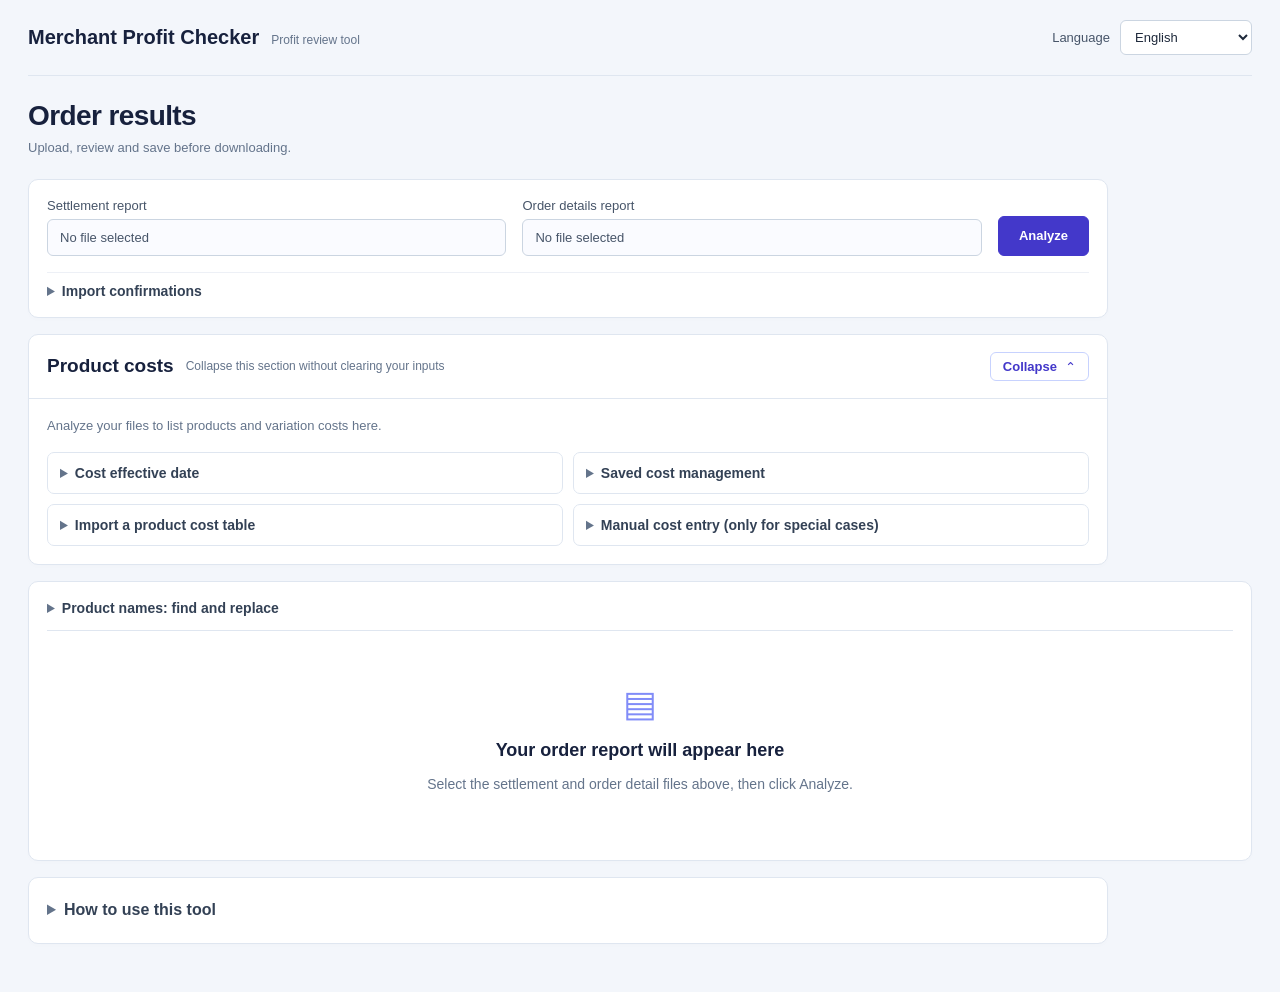
<file: static/index.html>
<!doctype html>
<html lang="en">
<head>
  <meta charset="utf-8">
  <meta name="viewport" content="width=device-width,initial-scale=1">
  <title>Merchant Profit Checker</title>
  <link rel="stylesheet" href="styles.css?v=20261009-1">
</head>
<body>
<main>

  <header class="app-header">
    <div><strong data-i18n="appTitle">Merchant Profit Checker</strong><span class="version" data-i18n="version">Profit review tool</span></div>
    <label class="language-picker"><span data-i18n="language">Language</span><select id="language-select">
      <option value="en">English</option><option value="zh">中文</option><option value="ms">Bahasa Melayu</option>
    </select></label>
  </header>

  <div class="page-heading"><div><h1 data-i18n="orderResults">Order results</h1><p class="sub" data-i18n="workspaceHint">Upload, review and save before downloading.</p></div><div class="download-actions"><a id="download" class="download-primary" hidden href="/api/download/latest" data-i18n="downloadExcel">Download Excel report</a><a id="download-csv" class="download-secondary" hidden href="/api/download/csv" data-i18n="downloadCsv">Download current order results (CSV)</a></div></div>




  <section class="upload-panel" aria-label="Import">
    <h2 class="visually-hidden" data-i18n="step1Title">Review your profit</h2>
    <form id="analyse">
      <input type="hidden" name="platform" value="auto">
      <label class="file-picker"><span data-i18n="incomeLabel">Settlement report</span><input name="income" type="file" accept=".xlsx,.csv,.tsv" required><span class="file-name" data-empty-file="fileNone">No file selected</span></label>
      <label class="file-picker"><span data-i18n="ordersLabel">Order details report</span><input name="orders" type="file" accept=".xlsx,.csv,.tsv" required><span class="file-name" data-empty-file="fileNone">No file selected</span></label>
      <button data-i18n="analyseButton">Analyze</button>
      <details class="import-confirmation">
        <summary><span data-i18n="importConfirm">导入确认 / Import confirmations</span></summary>
        <p><span data-i18n="importHint">只有文件缺少资料或含调整表时才需填写。不确定就保留未确认，系统会停止并说明原因。</span></p>
        <label><span data-i18n="missingCurrency">文件未注明币种时 / Currency if missing</span>
          <select name="currency"><option value="" data-i18n="unconfirmed">未确认 / Not confirmed</option><option>MYR</option><option>USD</option><option>SGD</option><option>GBP</option><option>EUR</option></select>
        </label>
        <label><span data-i18n="adjustmentSheet">Adjustment 调整表的金额 / Adjustment sheet</span>
          <select name="adjustments"><option value="" data-i18n="unconfirmed">未确认 / Not confirmed</option><option value="included" data-i18n="alreadyIncluded">已包含在主表净到账 / Already included</option><option value="additional" data-i18n="addSeparately">主表未包含，额外计入 / Add separately</option></select>
        </label>
        <label><input type="checkbox" name="item_is_unit" value="yes"><span data-i18n="itemIsUnit">确认：没有数量栏时，每个不同 Order Item ID 代表一件商品 / Each item ID represents one unit</span></label>
      </details>
    </form>
  </section>
  <div id="summary" aria-live="polite"></div>

  <details id="product-cost-panel" class="panel disclosure-panel" open>
    <summary class="panel-summary"><span class="panel-title" data-i18n="missingHeading">Product costs</span><span class="panel-description" data-i18n="costPanelHint">Maintain variation costs here.</span><span class="disclosure-action"><span class="when-open" data-i18n="collapsePanel">Collapse</span><span class="when-closed" data-i18n="expandPanel">Expand</span><span class="disclosure-chevron" aria-hidden="true">⌄</span></span></summary>
    <div class="panel-content">
      <div id="missing"><p class="empty-hint" data-i18n="costEmpty">Analyze your files to list products here.</p></div>
      <div class="cost-tools">    <details class="cost-tool"><summary data-i18n="effectiveDateTitle">Cost effective date</summary><div class="warning"><b data-i18n="effectiveDateTitle">Cost effective date</b><br><span data-i18n="effectiveDateHint">New costs entered today will use this date:</span> <input id="global-effective-date" value="2026/01/01"> <button id="retime-costs" type="button" data-i18n="retimeButton">Apply this date to saved costs</button><br><small data-i18n="effectiveDateNote">If the same product had different costs before, do not change all dates at once.</small></div></details>
    <details class="cost-tool"><summary data-i18n="savedCostsSummary">Saved cost management</summary><small data-i18n="savedCostsHint">Search products and update all variations or one variation. Your report and downloads refresh after saving.</small><br><button id="open-cost-manager" type="button" data-i18n="openCostsButton">Open saved costs</button><div id="cost-manager" hidden></div></details>
    <details class="cost-tool"><summary data-i18n="costTableSummary">Import a product cost table</summary><small data-i18n="costTableHint">Use columns such as Platform, SKU, Product Name, Unit Cost, Currency and Effective Date. Rows matching the detected platform apply now; other platform rows are retained separately.</small><p><a href="/api/download/cost-template" data-i18n="costTableTemplate">Download cost table template</a></p><form id="cost-table"><label class="file-picker"><span data-i18n="costTableFileLabel">Product cost table</span><input name="cost_table" type="file" accept=".csv,.tsv,.xlsx" required><span class="file-name" data-empty-file="fileNone">No file selected</span></label><button data-i18n="costTableImportButton">Import cost table</button></form><p id="cost-table-result" class="sub"></p></details>
    <details class="cost-tool"><summary data-i18n="manualCostSummary">Manual cost entry (only for special cases)</summary><form id="cost"><label data-i18n="platformSkuLabel">Platform SKU ID<input name="sku_id" required></label><label data-i18n="unitCostLabel">Unit cost (RM)<input name="amount" type="number" min="0" step="0.01" required></label><label data-i18n="effectiveFromLabel">Effective date<input name="effective_from" placeholder="2026/08/01"></label><label data-i18n="noteLabel">Note<input name="note"></label><button data-i18n="saveCostButton">Save cost</button></form></details></div>
    </div>
  </details>
  <section class="report-panel">
    <details id="name-replace-panel" class="rename-panel">
      <summary data-i18n="renameSummary">Product names: find and replace</summary>
      <small data-i18n="renameHint">This only changes names shown in this tool and downloaded reports. Your original export is not changed.</small>
      <form id="name-replace"><label data-i18n="findText">Find text<input name="find" placeholder="e.g. Women Sandals" data-i18n-placeholder="findPlaceholder" required></label><label data-i18n="replaceText">Replace with<input name="replace" placeholder="e.g. Hikari Sandals" data-i18n-placeholder="replacePlaceholder"></label><button data-i18n="replaceButton">Replace all</button></form>
    </details>
    <div id="orders"><div class="empty-report"><span class="empty-report-icon" aria-hidden="true">▤</span><h2 data-i18n="emptyReportTitle">Your order report will appear here</h2><p data-i18n="emptyReportHint">Select both files above, then analyze.</p></div></div>
  </section>


  <details id="usage-guide" class="panel help-panel">
    <summary data-i18n="howTitle">How to use this tool</summary>
    <ol>
      <li data-i18n="howStep1">Export your settlement report and order-details report from your selling platform.</li>
      <li data-i18n="howStep2">Upload both files in Step 1, then click Analyze.</li>
      <li data-i18n="howStep3">If a product cost is missing, enter its unit cost in Step 2 and save it.</li>
      <li data-i18n="howStep4">Review the totals and any orders marked Needs review, then download the report.</li>
    </ol>
    <p class="sub" data-i18n="howNote">The tool only confirms profit when the order quantity and cost are complete. Missing information is shown clearly for you to check.</p>
  </details>
</main>
<dialog id="audit-dialog"><h3><span data-i18n="auditTitle">收支来源 / Settlement audit</span></h3><pre id="audit-content" style="white-space:pre-wrap;max-height:65vh;overflow:auto"></pre><form method="dialog"><button><span data-i18n="close">关闭 / Close</span></button></form></dialog>
<script src="i18n.js?v=20261009-1"></script>
<script src="app.js?v=20261009-1"></script>
</body>
</html>
</file>
<file: static/styles.css>
:root{font-family:"Segoe UI","Microsoft YaHei",Arial,sans-serif;color:#18243e;background:#f3f6fb;font-synthesis:none;--primary:#4338ca;--border:#dfe6f0;--muted:#64748b}
*{box-sizing:border-box}
[hidden]{display:none!important}
body{margin:0}
main{max-width:1920px;margin:0 auto;padding:0 28px 48px}
h1{margin:0;font-size:28px;letter-spacing:-.6px;color:#17213d}
h2,h3{color:#17213d}
a{color:var(--primary);text-underline-offset:3px}
button,input,select{font:inherit}
button,a,input,select,summary{touch-action:manipulation}
button{background:var(--primary);color:white;border:1px solid var(--primary);border-radius:6px;padding:9px 14px;font-size:13px;font-weight:600;cursor:pointer;line-height:1.35}
button:hover{background:#3730a3}
button:disabled{cursor:not-allowed;opacity:.48}
:focus-visible{outline:3px solid #a5b4fc;outline-offset:2px}
input,select{padding:8px 10px;border:1px solid #cbd5e1;border-radius:6px;background:white;color:#1e293b;min-width:0}
input:focus{outline:2px solid #c7d2fe;border-color:#818cf8}
input[type=checkbox]{accent-color:var(--primary);width:16px;height:16px}
label{display:grid;gap:6px;font-size:13px;min-width:0;color:#475569}
form{display:flex;flex-wrap:wrap;gap:12px;align-items:end}
summary{cursor:pointer;color:#334155;font-weight:600;font-size:14px}
summary::marker{color:#64748b}
.sub,small,.empty-hint{color:var(--muted);line-height:1.6}
.sub{font-size:13px;margin:6px 0 0}
.app-header{display:flex;justify-content:space-between;align-items:center;gap:16px;padding:20px 0;border-bottom:1px solid var(--border);margin-bottom:24px}
.app-header strong{font-size:20px;color:#17213d}
.app-header .version{font-size:12px;color:var(--muted);margin-left:12px}
.language-picker{display:flex;align-items:center;gap:10px;flex-shrink:0}
.language-picker select{max-width:180px}
.page-heading{display:flex;align-items:center;justify-content:space-between;gap:20px;margin-bottom:20px}
.download-actions{display:flex;flex-wrap:wrap;justify-content:flex-end;gap:10px}
.download-actions a{padding:10px 15px;border:1px solid var(--primary);border-radius:6px;text-decoration:none;font-size:13px;font-weight:600;text-align:center}
.download-primary{background:var(--primary);color:white}
.download-secondary{background:white}
.download-actions a:hover{box-shadow:0 0 0 3px #e0e7ff}
section,.panel{background:#fff;border:1px solid var(--border);border-radius:10px;padding:18px;margin-top:16px;box-shadow:0 2px 6px #0f172a03}
.upload-panel{margin:0}
.upload-panel,#summary,#product-cost-panel,.help-panel,.page-heading{max-width:1080px}
#product-cost-panel .panel-content{max-height:520px;overflow:auto}
#analyse{gap:16px}
.file-picker{flex:1 1 260px;position:relative}
.file-picker input[type=file]{position:absolute;width:1px;height:1px;opacity:0}
.file-picker:focus-within .file-name{outline:3px solid #a5b4fc;outline-offset:2px}
.file-name{display:block;white-space:nowrap;overflow:hidden;text-overflow:ellipsis;padding:10px 12px;cursor:pointer;border:1px solid #cbd5e1;border-radius:6px;background:#fafbff;max-width:100%;font-size:13px}
#analyse>button{padding:10px 20px}
.import-confirmation{flex-basis:100%;border-top:1px solid #edf0f6;padding-top:10px}
.import-confirmation>p{font-size:13px;color:var(--muted)}
.import-confirmation label{max-width:760px;margin-top:12px}
.import-confirmation label:has(input[type=checkbox]){display:flex;align-items:flex-start;gap:8px}
.import-confirmation select{width:100%}
#summary:not(:empty){margin:18px 0}
.cards{display:grid;grid-template-columns:repeat(3,minmax(0,1fr));gap:12px}
.cards>b{display:block;background:white;border:1px solid var(--border);border-radius:9px;padding:16px 18px;font-size:18px;line-height:1.55;color:#18243e;font-variant-numeric:tabular-nums}
.cards>b:nth-child(-n+3)::first-line{font-size:13px;color:#475569}
.cards>b:nth-child(3){border-color:#c7d2fe}
.disclosure-panel{padding:0;overflow:clip}
.panel-summary{display:flex;align-items:center;gap:12px;padding:17px 18px;list-style:none}
.panel-summary::-webkit-details-marker{display:none}
.panel-title{font-size:19px;font-weight:700;color:#17213d}
.panel-description{font-size:12px;font-weight:400;color:var(--muted)}
.disclosure-action{display:flex;align-items:center;gap:8px;margin-left:auto;color:var(--primary);font-size:13px;white-space:nowrap;border:1px solid #c7d2fe;border-radius:6px;padding:6px 12px}
.disclosure-panel[open]>.panel-summary{border-bottom:1px solid var(--border)}
.disclosure-panel[open]>.panel-summary .when-closed,.disclosure-panel:not([open])>.panel-summary .when-open{display:none}
.disclosure-panel[open]>.panel-summary .disclosure-chevron{transform:rotate(180deg)}
.panel-content{padding:16px 18px 18px}
#missing>h3{display:none}
#missing>p{font-size:13px;line-height:1.65;margin:0 0 14px;color:var(--muted)}
.cost-group{border:1px solid var(--border);border-radius:7px;margin-top:10px;padding:12px;background:white}
.cost-group>summary{font-size:14px;overflow-wrap:anywhere}
.default-cost,.selected-cost{display:flex;align-items:end;gap:8px;flex-wrap:wrap;margin:12px 0}
.default-cost label,.selected-cost label{width:240px}
.default-cost input,.selected-cost input{width:100%}
.default-cost button,.selected-cost button{max-width:100%}
.save-product-cost,.save-selected-cost,.save-variation-cost{color:var(--primary);background:#fff;border-color:#a5b4fc}
.save-product-cost:hover,.save-selected-cost:hover,.save-variation-cost:hover{background:#eef2ff}
.cost-group table input[type=number]{width:min(100%,220px)}
.cost-group th,.cost-group td{vertical-align:middle}
.cost-group table{table-layout:fixed}
.cost-group th:first-child{width:58px}
.cost-group th:last-child{width:160px}
.cost-group td{overflow-wrap:anywhere}
.cost-tools{display:grid;grid-template-columns:repeat(2,minmax(0,1fr));gap:10px;margin-top:16px}
.cost-tool{min-width:0;border:1px solid var(--border);border-radius:7px;padding:12px}
.cost-tool[open]{grid-column:1/-1}
.cost-tool>small{display:block;margin:10px 0}
.cost-tool form{margin-top:12px}
.cost-tool form label{flex:1 1 180px}
.warning{font-size:13px;color:#92400e;background:#fffbeb;border:1px solid #fde68a;padding:12px;border-radius:6px;line-height:1.7;margin-top:12px}
.warning input{max-width:160px}
.warning button{margin:6px}
#cost-manager-search{width:100%;margin-top:12px}
.rename-panel{margin:0 0 16px;border-bottom:1px solid var(--border);padding-bottom:14px}
.rename-panel[open]>small{display:block;margin:10px 0}
.rename-panel form label{flex:1 1 220px}
.rename-panel form button{flex:none}
.empty-report{text-align:center;padding:36px 12px}
.empty-report h2{font-size:18px}
.empty-report p{font-size:14px;color:var(--muted)}
.empty-report-icon{font-size:36px;color:#818cf8}
.help-panel{font-size:14px;line-height:1.8}
.help-panel>summary{font-size:16px}
.help-panel li{padding:4px}
dialog{width:min(650px,calc(100vw - 32px));max-height:85vh;border:1px solid var(--border);border-radius:12px;box-shadow:0 20px 70px #0f172a33;padding:24px;color:#17213d}
dialog::backdrop{background:#0f172a66}
dialog h3{margin-top:0}
dialog form{justify-content:flex-end}
.message{color:#b91c1c}
code{background:#eef2ff;padding:2px 4px;border-radius:3px}
.visually-hidden{position:absolute;width:1px;height:1px;overflow:hidden;clip-path:inset(50%);white-space:nowrap}
table{border-collapse:separate;border-spacing:0;width:100%;font-size:13px;margin:0}th,td{padding:9px 8px;border-right:1px solid #e5eaf0;border-bottom:1px solid #e5eaf0;text-align:left;vertical-align:top;background:#fff}th{background:#f8fafc;color:#334155;font-weight:650;white-space:nowrap;border-top:1px solid #e5eaf0}th:first-child,td:first-child{border-left:1px solid #e5eaf0}pre{white-space:pre-wrap;background:#172033;color:#dbeafe;padding:12px;border-radius:7px;max-height:300px;overflow:auto}.message{color:#b91c1c}code{background:#eef2ff;padding:2px 4px;border-radius:3px}.order-table-wrap{overflow:auto;max-height:620px;border:1px solid #dbe4ef;border-radius:7px;background:#fff}.order-table-wrap table{min-width:950px}.order-table-wrap input{width:100%}.order-table-wrap small{color:#b45309}.order-heading{display:flex;justify-content:space-between;gap:16px;align-items:flex-start;margin-bottom:10px}.order-heading h3{margin:0;color:#1f2937;font-size:18px}.column-options{position:relative;flex:none;z-index:30}.column-options>button{font-size:13px;padding:7px 11px}.column-options #column-menu{position:absolute;right:0;z-index:30;background:#fff;border:1px solid #cbd5e1;border-radius:7px;box-shadow:0 9px 26px #0f172a22;width:240px;max-height:310px;overflow:auto;padding:6px}.column-options #column-menu label{display:flex;align-items:center;gap:6px;min-width:0;padding:5px 3px;font-size:12px}.column-options #column-menu input{margin:0;padding:0;flex:none}.filter-toggle,.sort-toggle{padding:1px 4px;margin-left:3px;background:#fff;color:#64748b;border:1px solid #cbd5e1;border-radius:3px;font-size:11px;font-weight:600}.filter-toggle:hover,.sort-toggle:hover{background:#eff6ff;color:#2563eb;border-color:#93c5fd}.active-filter{background:#dbeafe!important;color:#1d4ed8!important;border-color:#93c5fd!important}.order-table-wrap td:first-child{max-width:280px}.filter-menu{position:absolute;z-index:20;background:#fff;border:1px solid #b8c3d1;border-radius:7px;box-shadow:0 10px 28px #0f172a30;width:245px;padding:8px;font-size:12px}.filter-menu #filter-search{box-sizing:border-box;width:100%;padding:6px;margin-bottom:5px}.filter-menu>label{display:flex;align-items:center;gap:5px;min-width:0;font-size:12px;padding:2px 0}.filter-menu input[type="checkbox"]{width:16px;min-width:16px;height:16px;flex:0 0 16px;margin:0;padding:0;accent-color:#2563eb}.filter-menu #filter-values{max-height:190px;overflow:auto;border-top:1px solid #e2e8f0;border-bottom:1px solid #e2e8f0;padding:3px 0;margin:4px 0}.filter-menu #filter-values label{display:flex;align-items:center;gap:5px;min-width:0;padding:3px 1px;font-size:12px;white-space:nowrap;overflow:hidden;text-overflow:ellipsis}.filter-menu #filter-values label span{min-width:0;overflow:hidden;text-overflow:ellipsis}
.filter-actions{display:flex;justify-content:flex-end;gap:5px}.filter-actions button{padding:5px 9px;font-size:12px}.filter-actions #filter-clear,.filter-actions #filter-cancel{background:#f8fafc;color:#475569;border-color:#cbd5e1}
/* Keep each order row at its explicit height. Product text may wrap only inside the height chosen by dragging. */
.cards small{display:block;font-size:12px;font-weight:400;line-height:1.5;margin-top:5px}
.report-filters{display:flex;align-items:center;gap:12px;flex-wrap:wrap;margin-bottom:8px}
.filter-tabs{display:flex;gap:8px;flex-wrap:wrap}
.summary-filter,#clear-all-filters{background:white;color:#4338ca;border-color:#c7d2fe}
.summary-filter[data-summary-filter=needs_review]{background:#fffbeb;color:#92400e;border-color:#fde68a}
.summary-filter[data-summary-filter=loss]{background:#fff1f2;color:#be123c;border-color:#fecdd3}
.summary-filter[aria-pressed=true]{box-shadow:inset 0 0 0 2px currentColor}
.summary-filter[data-summary-filter=""][aria-pressed=true]{background:#4338ca;color:white}
#clear-all-filters{margin-left:auto}
.loss-totals{font-size:12px;color:#64748b;margin:8px 0 16px}
.order-table-wrap tbody tr{height:var(--row-height,34px)}
.order-table-wrap tbody td{height:var(--row-height,34px);max-height:var(--row-height,34px);padding:4px 8px;overflow:hidden;line-height:24px}
.order-table-wrap tbody input{height:24px;padding:2px 6px;font-size:13px;line-height:18px;font-variant-numeric:tabular-nums}
.order-table-wrap .cell-content{height:calc(var(--row-height,34px) - 9px);max-height:calc(var(--row-height,34px) - 9px);overflow:hidden;line-height:24px;overflow-wrap:anywhere}
.order-table-wrap .status-needs_review{color:#92400e;font-weight:600}
.order-table-wrap .status-confirmed{color:#047857;font-weight:600}
.order-table-wrap .show-audit{max-width:100%;white-space:nowrap;overflow:hidden;text-overflow:ellipsis;border:none;color:var(--primary)!important;font-size:13px;line-height:24px}
.order-table-wrap td.product-cell{overflow:hidden;max-width:100%;vertical-align:top}
.order-table-wrap td.product-cell .product-text{height:16px;max-height:calc(var(--row-height,34px) - 9px);overflow:hidden;margin-top:4px}
.order-table-wrap tr.row-expanded td.product-cell .product-text{height:calc(var(--row-height,34px) - 9px);margin-top:0}
.order-table-wrap .product-name{white-space:nowrap;overflow:hidden;text-overflow:ellipsis;line-height:16px}
.order-table-wrap th.operation-cell,.order-table-wrap td.operation-cell{position:sticky;right:0;z-index:3;background:#fff;box-shadow:-5px 0 8px #0f172a12;min-width:85px;width:85px}
.order-table-wrap th.operation-cell{top:0;z-index:4;background:#f8fafc;white-space:nowrap;overflow:visible;color:#334155}
.order-table-wrap tr{position:relative}
.order-table-wrap tbody tr:hover td{background:#f8fbff}
.order-table-wrap tbody tr{cursor:default}.order-table-wrap tbody tr:hover{border-bottom:2px solid #818cf8}.row-resizing,.row-resizing *{cursor:row-resize!important;user-select:none!important}
.order-table-wrap .operation-cell .save-order{height:24px;padding:2px 10px;line-height:18px;font-size:12px;color:var(--primary);background:white;border-color:#a5b4fc}
.order-table-wrap thead{position:sticky;top:0;z-index:10;background:#f8fafc}
.operation-label{display:inline-block;color:#334155}
.order-table-wrap tbody tr.row-expanded .product-name{white-space:normal;text-overflow:clip;overflow-wrap:anywhere}
.product-name-tooltip{position:fixed;z-index:1000;pointer-events:none;max-width:min(480px,calc(100vw - 16px));padding:10px 12px;border:1px solid #475569;border-radius:6px;background:#172033;color:#fff;box-shadow:0 4px 16px #0f172a33;white-space:pre-wrap;overflow-wrap:anywhere;font-size:13px;line-height:1.5}
@media(max-width:900px){
 main{padding:0 16px 32px}
 .app-header .version{display:none}
 .page-heading{align-items:flex-start;flex-direction:column}
 .download-actions{justify-content:flex-start}
 .panel-description{display:none}
 .cards>b{padding:12px;font-size:16px}
 .cost-tools{grid-template-columns:1fr}
 .cost-group{overflow:auto}
 .cost-group table{min-width:520px}
}
@media(max-width:560px){
 .app-header{gap:8px}
 .app-header strong{font-size:16px}
 .language-picker>span{display:none}
 .language-picker select{max-width:130px;font-size:12px}
 h1{font-size:24px}
 .cards{grid-template-columns:1fr}
 .order-heading{flex-direction:column}
 .panel-content{padding:12px}
 .panel-summary{padding:14px 12px}
 .download-actions a{flex:1 1 140px}
 .file-picker{flex-basis:100%}
 .cost-group{padding:10px}
}
</file>
